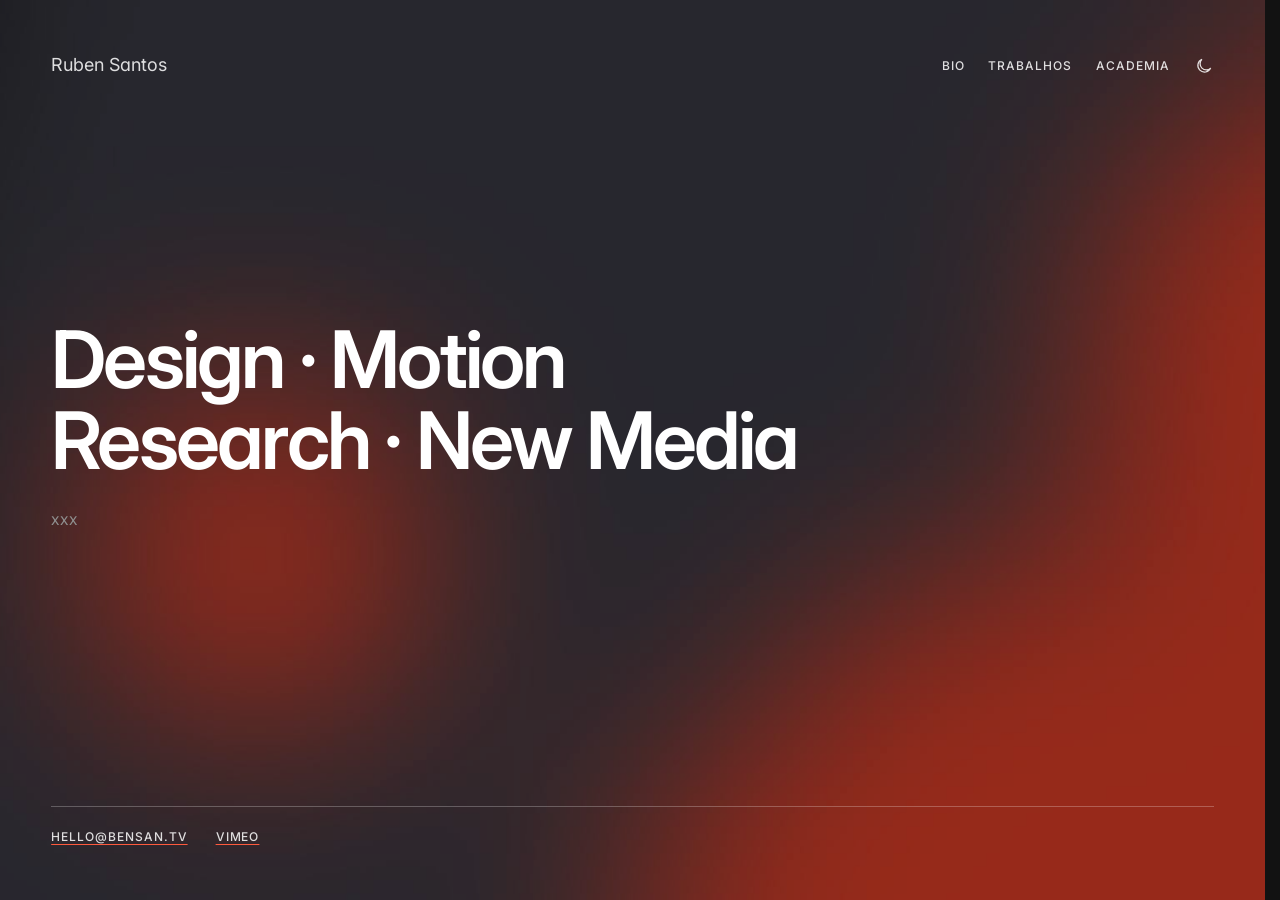
<file: index.html>
<!doctype html>
<html lang="pt-PT">
<head>
  <meta charset="utf-8">
  <meta name="viewport" content="width=device-width, initial-scale=1">
  <title>Ruben Santos · motion designer</title>
  <meta name="description" content="Portefólio de Motion Design, Video Mapping, 3D e New Media.">
  <meta property="og:title" content="Ruben Santos">
  <meta property="og:description" content="Portefólio de Motion Design, Video Mapping, 3D e New Media.">
  <meta property="og:type" content="website">
  <script>try{if(localStorage.getItem("theme")==="light")document.documentElement.dataset.theme="light"}catch(e){}</script>
  <link rel="icon" href="favicon.svg" type="image/svg+xml">
  <link rel="preconnect" href="https://fonts.googleapis.com">
  <link rel="preconnect" href="https://fonts.gstatic.com" crossorigin>
  <link href="https://fonts.googleapis.com/css2?family=Inter:wght@400;500;600&display=swap" rel="stylesheet">
  <link rel="stylesheet" href="css/style.css">
</head>
<body class="home">
  <div class="slideshow" aria-hidden="true" data-interval="6000"
       data-images="media/slideshow/slide-1.jpg|media/slideshow/slide-2.jpg|media/slideshow/slide-3.jpg|media/slideshow/slide-4.jpg|media/slideshow/slide-5.jpg"></div>
  <div class="wrap">
    <header class="site">
      <a class="name t-p1" href="./">Ruben Santos</a>
      <nav><a class="t-label" href="bio.html">bio</a><a class="t-label" href="works.html">trabalhos</a><a class="t-label" href="academia.html">academia</a>
        <button class="theme-toggle" type="button" aria-pressed="false" aria-label="Mudar para modo claro">
          <svg class="moon" viewBox="0 0 24 24" fill="none" stroke="currentColor" stroke-width="1.5" aria-hidden="true"><path d="M20 14.5A8 8 0 1 1 9.5 4a6.5 6.5 0 0 0 10.5 10.5z"/></svg>
          <svg class="sun" viewBox="0 0 24 24" fill="none" stroke="currentColor" stroke-width="1.5" aria-hidden="true"><circle cx="12" cy="12" r="4"/><path d="M12 2v2M12 20v2M2 12h2M20 12h2M4.9 4.9l1.4 1.4M17.7 17.7l1.4 1.4M4.9 19.1l1.4-1.4M17.7 6.3l1.4-1.4"/></svg>
        </button>
      </nav>
    </header>

    <main>
      <!-- Main Quote -->
      <figure class="quote">
        <blockquote class="t-h1xl"><p>Design · Motion <br> Research · New Media</p></blockquote>
        <figcaption class="t-label">xxx</figcaption>
      </figure>
    </main>

    <footer class="site">
      <a class="t-label" href="mailto:hello@bensan.tv">hello@bensan.tv</a>
      <a class="t-label" href="https://vimeo.com/bensan" target="_blank" >vimeo</a>
    </footer>
  </div>
  <script src="js/site.js"></script>
</body>
</html>
</file>
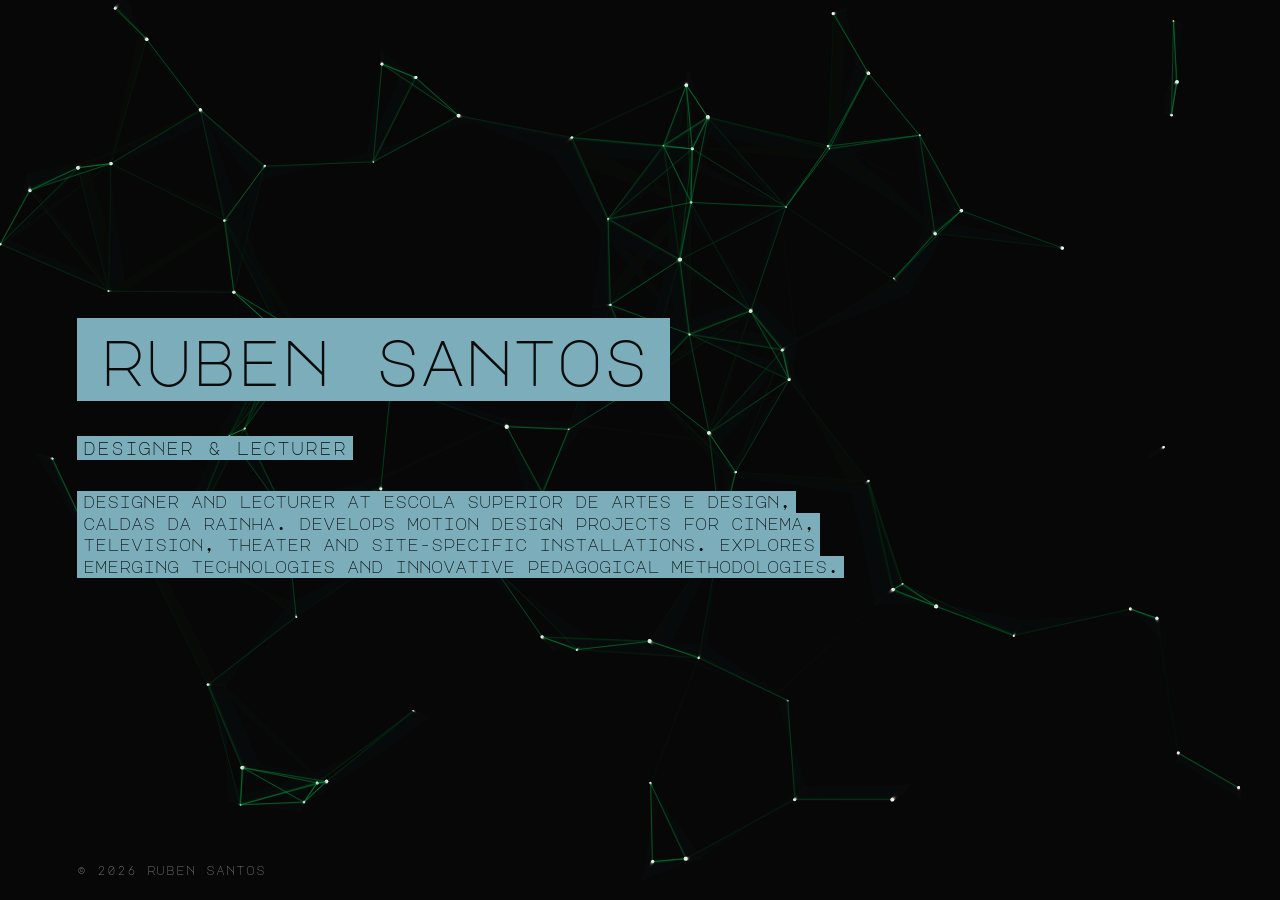
<file: ben.html>
<!DOCTYPE html>
<html lang="en">
<head>
<meta charset="UTF-8" />
<meta name="viewport" content="width=device-width, initial-scale=1.0" />
<title>Ruben Santos — Designer & Lecturer</title>
<link rel="preconnect" href="https://fonts.googleapis.com">
<link rel="preconnect" href="https://fonts.gstatic.com" crossorigin>
<link href="https://fonts.googleapis.com/css2?family=Major+Mono+Display&display=swap" rel="stylesheet">
<style>
  :root {
    --fg: #0a0a0a;
    --bg: #7baeba;
    --green: #7baeba;
  }

  * { box-sizing: border-box; margin: 0; padding: 0; }

  html, body {
    height: 100%;
    background: var(--bg);
    color: var(--fg);
    font-family: 'Major Mono Display', monospace;
    overflow: hidden;
    -webkit-font-smoothing: antialiased;
  }

  canvas#bg {
    position: fixed;
    inset: 0;
    width: 100%;
    height: 100%;
    z-index: 0;
    display: block;
  }

  main {
    position: relative;
    z-index: 1;
    height: 100%;
    display: flex;
    align-items: center;
    padding: 6vw;
  }

  .content {
    max-width: 780px;
  }

  /* the trick: inline background that wraps with the text,
     using box-decoration-break so each line gets its own padded box */
  .hl {
    background: var(--green);
    color: var(--fg);
    padding: 0.15em 0.35em;
    box-decoration-break: clone;
    -webkit-box-decoration-break: clone;
    line-height: 1.3; /* breathing room so lines don't touch */
  }

  h1 {
    font-size: clamp(2rem, 5.5vw, 4rem);
    font-weight: 400;
    letter-spacing: -0.02em;
    line-height: 1;
    margin-bottom: 0.6em;
    text-transform: lowercase;
  }
  h1 .hl { line-height: 1.2; }

  h2 {
    font-size: clamp(0.9rem, 1.4vw, 1.1rem);
    font-weight: 400;
    letter-spacing: 0.05em;
    margin-bottom: 1.8em;
    text-transform: lowercase;
  }
  h2 .hl { line-height: 1.3; }

  p {
    font-size: clamp(0.95rem, 1.3vw, 1.15rem);
    text-transform: lowercase;
  }

  footer {
    position: fixed;
    bottom: 1.5rem;
    left: 6vw;
    z-index: 1;
    font-size: 0.75rem;
    color: rgba(245, 245, 245, 0.5);
    letter-spacing: 0.08em;
    text-transform: lowercase;
  }

  @media (max-width: 600px) {
    main { padding: 6vw; }
    footer { left: 6vw; }
  }
</style>
</head>
<body>

<canvas id="bg"></canvas>

<main>
  <div class="content">
    <h1><span class="hl">Ruben Santos</span></h1>
    <h2><span class="hl">Designer &amp; Lecturer</span></h2>
    <p>
      <span class="hl">Designer and Lecturer at Escola Superior de Artes e Design, Caldas da Rainha.
      Develops motion design projects for cinema, television, theater and site-specific
      installations. Explores emerging technologies and innovative pedagogical methodologies.</span>
    </p>
  </div>
</main>

<footer>© <span id="year"></span> Ruben Santos</footer>

<script>
  document.getElementById('year').textContent = new Date().getFullYear();

  const canvas = document.getElementById('bg');
  const ctx = canvas.getContext('2d');

  let width, height, particles;
  const PARTICLE_COUNT = 90;
  const MAX_DIST = 140;
  const mouse = { x: null, y: null };

  function resize() {
    width = canvas.width = window.innerWidth * devicePixelRatio;
    height = canvas.height = window.innerHeight * devicePixelRatio;
    canvas.style.width = window.innerWidth + 'px';
    canvas.style.height = window.innerHeight + 'px';
  }

  function init() {
    resize();
    particles = Array.from({ length: PARTICLE_COUNT }, () => ({
      x: Math.random() * width,
      y: Math.random() * height,
      vx: (Math.random() - 0.5) * 0.6 * devicePixelRatio,
      vy: (Math.random() - 0.5) * 0.6 * devicePixelRatio,
      r: (Math.random() * 1.5 + 0.5) * devicePixelRatio,
    }));
  }

  function step() {
    ctx.fillStyle = 'rgba(10, 10, 10, 0.25)';
    ctx.fillRect(0, 0, width, height);

    for (let i = 0; i < particles.length; i++) {
      const p = particles[i];
      p.x += p.vx;
      p.y += p.vy;

      if (p.x < 0 || p.x > width) p.vx *= -1;
      if (p.y < 0 || p.y > height) p.vy *= -1;

      if (mouse.x !== null) {
        const dx = mouse.x - p.x;
        const dy = mouse.y - p.y;
        const d = Math.hypot(dx, dy);
        if (d < 200 * devicePixelRatio) {
          p.vx += (dx / d) * 0.02;
          p.vy += (dy / d) * 0.02;
        }
      }

      p.vx = Math.max(-1.2, Math.min(1.2, p.vx));
      p.vy = Math.max(-1.2, Math.min(1.2, p.vy));

      ctx.beginPath();
      ctx.arc(p.x, p.y, p.r, 0, Math.PI * 2);
      ctx.fillStyle = 'rgba(255, 255, 255, 0.85)';
      ctx.fill();
    }

    for (let i = 0; i < particles.length; i++) {
      for (let j = i + 1; j < particles.length; j++) {
        const a = particles[i], b = particles[j];
        const dx = a.x - b.x, dy = a.y - b.y;
        const d = Math.hypot(dx, dy);
        const max = MAX_DIST * devicePixelRatio;
        if (d < max) {
          ctx.beginPath();
          ctx.moveTo(a.x, a.y);
          ctx.lineTo(b.x, b.y);
          ctx.strokeStyle = `rgba(0, 200, 83, ${0.3 * (1 - d / max)})`;
          ctx.lineWidth = 1;
          ctx.stroke();
        }
      }
    }

    requestAnimationFrame(step);
  }

  window.addEventListener('resize', init);
  window.addEventListener('mousemove', e => {
    mouse.x = e.clientX * devicePixelRatio;
    mouse.y = e.clientY * devicePixelRatio;
  });
  window.addEventListener('mouseleave', () => { mouse.x = null; mouse.y = null; });

  init();
  step();
</script>

</body>
</html>
</file>
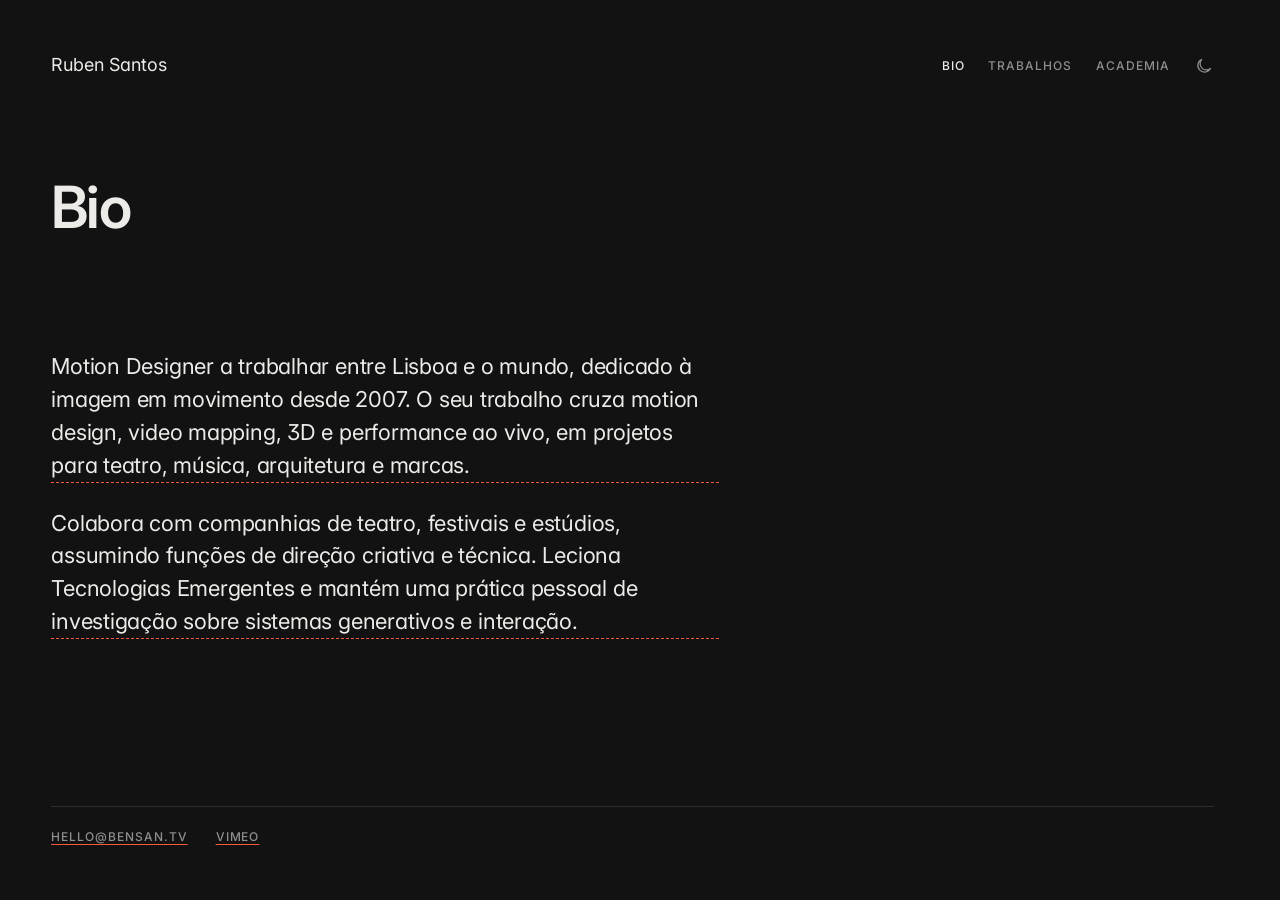
<file: bio.html>
<!doctype html>
<html lang="pt-PT">
<head>
  <meta charset="utf-8">
  <meta name="viewport" content="width=device-width, initial-scale=1">
  <title>Ruben Santos · Bio</title>
  <meta name="description" content="Biografia.">
  <meta property="og:title" content="Ruben Santos · Bio">
  <meta property="og:type" content="website">
  <script>try{if(localStorage.getItem("theme")==="light")document.documentElement.dataset.theme="light"}catch(e){}</script>
  <link rel="icon" href="favicon.svg" type="image/svg+xml">
  <link rel="preconnect" href="https://fonts.googleapis.com">
  <link rel="preconnect" href="https://fonts.gstatic.com" crossorigin>
  <link href="https://fonts.googleapis.com/css2?family=Inter:wght@400;500;600&display=swap" rel="stylesheet">
  <link rel="stylesheet" href="css/style.css">
</head>
<body>
  <div class="wrap">
    <header class="site">
      <a class="name t-p1" href="./">Ruben Santos</a>
      <nav><a class="t-label" href="bio.html" aria-current="page">bio</a><a class="t-label" href="works.html">trabalhos</a><a class="t-label" href="academia.html">academia</a>
        <button class="theme-toggle" type="button" aria-pressed="false" aria-label="Mudar para modo claro">
          <svg class="moon" viewBox="0 0 24 24" fill="none" stroke="currentColor" stroke-width="1.5" aria-hidden="true"><path d="M20 14.5A8 8 0 1 1 9.5 4a6.5 6.5 0 0 0 10.5 10.5z"/></svg>
          <svg class="sun" viewBox="0 0 24 24" fill="none" stroke="currentColor" stroke-width="1.5" aria-hidden="true"><circle cx="12" cy="12" r="4"/><path d="M12 2v2M12 20v2M2 12h2M20 12h2M4.9 4.9l1.4 1.4M17.7 17.7l1.4 1.4M4.9 19.1l1.4-1.4M17.7 6.3l1.4-1.4"/></svg>
        </button>
      </nav>
    </header>

    <main class="bio">
      <h1>Bio</h1>
      <div class="text t-lead">
        <!-- Bio TEXT -->
        <p class="placeholder">Motion Designer a trabalhar entre Lisboa e o mundo, dedicado à imagem em movimento desde 2007. O seu trabalho cruza motion design, video mapping, 3D e performance ao vivo, em projetos para teatro, música, arquitetura e marcas.</p>
        <p class="placeholder">Colabora com companhias de teatro, festivais e estúdios, assumindo funções de direção criativa e técnica. Leciona Tecnologias Emergentes e mantém uma prática pessoal de investigação sobre sistemas generativos e interação.</p>
      </div>
    </main>

    <footer class="site">
       <a class="t-label" href="mailto:hello@bensan.tv">hello@bensan.tv</a>
      <a class="t-label" href="https://vimeo.com/bensan" target="_blank" >vimeo</a>
    </footer>
  </div>
  <script src="js/site.js"></script>
</body>
</html>
</file>
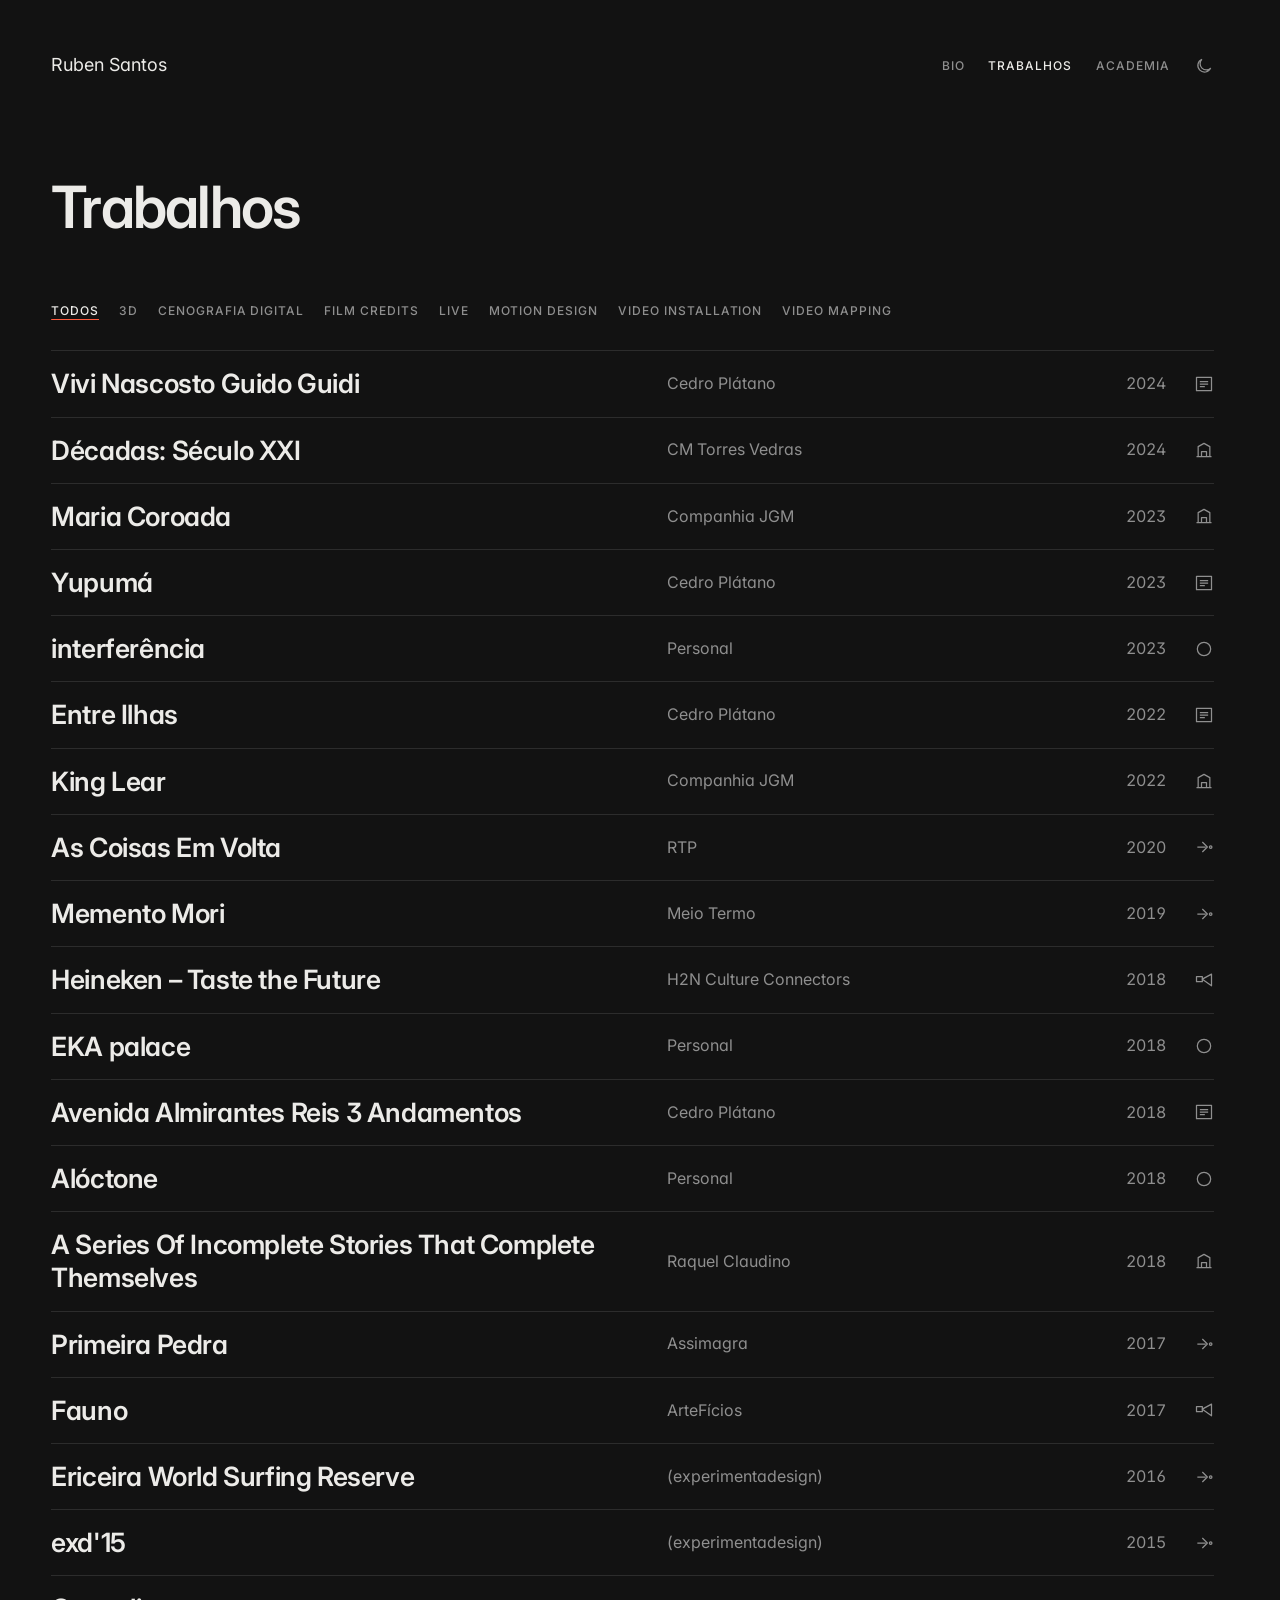
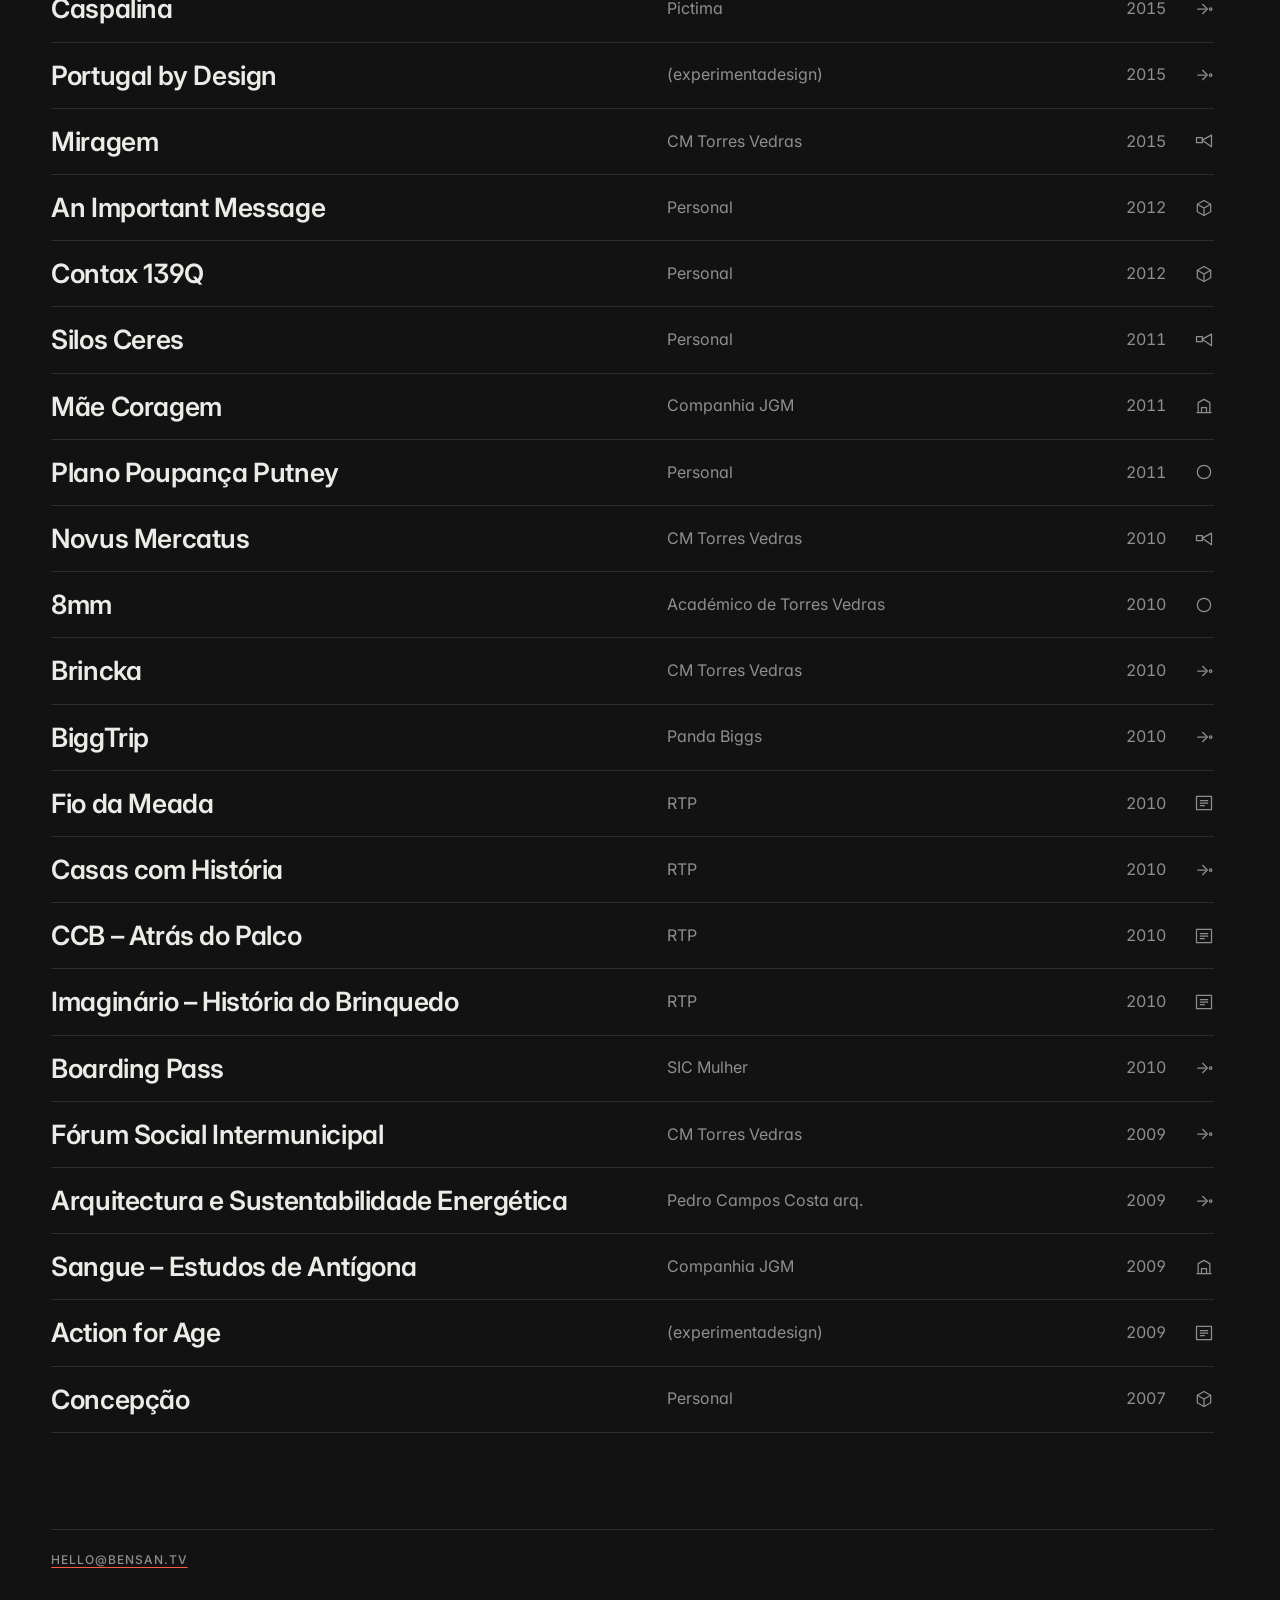
<file: works.html>
<!doctype html>
<html lang="pt-PT">
<head>
  <meta charset="utf-8">
  <meta name="viewport" content="width=device-width, initial-scale=1">
  <title>Ruben Santos · Trabalhos</title>
  <meta name="description" content="Portefólio de Motion Design, Video Mapping, 3D e New Media.">
  <meta property="og:title" content="Ruben Santos · Trabalhos">
  <meta property="og:type" content="website">
  <script>try{if(localStorage.getItem("theme")==="light")document.documentElement.dataset.theme="light"}catch(e){}</script>
  <link rel="icon" href="favicon.svg" type="image/svg+xml">
  <link rel="preconnect" href="https://fonts.googleapis.com">
  <link rel="preconnect" href="https://fonts.gstatic.com" crossorigin>
  <link href="https://fonts.googleapis.com/css2?family=Inter:wght@400;500;600&display=swap" rel="stylesheet">
  <link rel="stylesheet" href="css/style.css">
</head>
<body>
  <div class="wrap">
    <header class="site">
      <a class="name t-p1" href="./">Ruben Santos</a>
      <nav><a class="t-label" href="bio.html">bio</a><a class="t-label" href="works.html" aria-current="page">trabalhos</a><a class="t-label" href="academia.html">academia</a>
        <button class="theme-toggle" type="button" aria-pressed="false" aria-label="Mudar para modo claro">
          <svg class="moon" viewBox="0 0 24 24" fill="none" stroke="currentColor" stroke-width="1.5" aria-hidden="true"><path d="M20 14.5A8 8 0 1 1 9.5 4a6.5 6.5 0 0 0 10.5 10.5z"/></svg>
          <svg class="sun" viewBox="0 0 24 24" fill="none" stroke="currentColor" stroke-width="1.5" aria-hidden="true"><circle cx="12" cy="12" r="4"/><path d="M12 2v2M12 20v2M2 12h2M20 12h2M4.9 4.9l1.4 1.4M17.7 17.7l1.4 1.4M4.9 19.1l1.4-1.4M17.7 6.3l1.4-1.4"/></svg>
        </button>
      </nav>
    </header>

    <main>
      <h1>Trabalhos</h1>
      <div class="filters" id="filters" role="group" aria-label="Filtrar por tipo"></div>
      <ul class="works" id="works" data-csv="works.csv"><li class="work"><p>A carregar…</p></li></ul>
    </main>

    <footer class="site">
       <a class="t-label" href="mailto:hello@bensan.tv">hello@bensan.tv</a>
    </footer>
  </div>
  <script src="js/works.js"></script>
  <script src="js/site.js"></script>
</body>
</html>
</file>
<file: css/style.css>
/* Portefólio — estilos base. Fonte única: Inter (Google Fonts).
   Para alojar a fonte localmente: descarrega Inter de rsms.me/inter,
   coloca os .woff2 em /fonts e substitui o <link> do Google Fonts por @font-face aqui. */

/* ── Sistema tipográfico ─────────────────────────────────────────
   Estilos: H1XL, H1, H2, H3, Lead, P1, P2, P3, Label (nomenclatura designsystems.com).
   Escala responsiva com clamp(): mínimo em mobile (≈360px), máximo em desktop (≈1600px).
   Regra Inter: títulos grandes com tracking negativo e entrelinha apertada;
   texto corrido com tracking neutro e entrelinha generosa. */
:root {
  --h1xl:  clamp(2.5rem, 1.6rem + 4.2vw, 6rem);     /* 40 → 96 */
  --h1:    clamp(2rem,   1.4rem + 2.8vw, 4rem);     /* 32 → 64 */
  --h2:    clamp(1.5rem, 1.15rem + 1.6vw, 2.5rem);  /* 24 → 40 */
  --h3:    clamp(1.25rem, 1.1rem + .7vw, 1.75rem);  /* 20 → 28 */
  --lead:  clamp(1.125rem, 1.05rem + .4vw, 1.375rem); /* 18 → 22 */
  --p1:    1.125rem;  /* 18 */
  --p2:    1rem;      /* 16 */
  --p3:    .875rem;   /* 14 */
  --label: .75rem;    /* 12, maiúsculas */

  /* modo escuro por defeito */
  --bg: #121212;
  --fg: #ecebe8;
  --muted: #8f8f8f;
  --line: #2c2c2c;
  --accent: #ff5a3d;
  --pad: clamp(1.25rem, 4vw, 4rem);   /* margem lateral única para todo o site */
  --measure: 68ch;                    /* largura máxima de leitura do texto corrido */
}
/* modo claro, ativado pelo botão (data-theme="light" no <html>) */
:root[data-theme="light"] { --bg: #f7f6f3; --fg: #141414; --muted: #6b6b6b; --line: #d9d7d2; --accent: #e84028; }
:root { color-scheme: dark; }
:root[data-theme="light"] { color-scheme: light; }

.t-h1xl  { font-size: var(--h1xl); line-height: 1.02; letter-spacing: -0.035em; font-weight: 600; }
.t-h1, h1 { font-size: var(--h1); line-height: 1.08; letter-spacing: -0.03em; font-weight: 600; }
.t-h2    { font-size: var(--h2); line-height: 1.15; letter-spacing: -0.02em; font-weight: 600; }
.t-h3    { font-size: var(--h3); line-height: 1.25; letter-spacing: -0.015em; font-weight: 600; }
.t-lead  { font-size: var(--lead); line-height: 1.5; letter-spacing: -0.01em; font-weight: 400; }
.t-p1    { font-size: var(--p1); line-height: 1.6; }
.t-p2    { font-size: var(--p2); line-height: 1.6; }
.t-p3    { font-size: var(--p3); line-height: 1.5; }
.t-label { font-size: var(--label); line-height: 1.3; letter-spacing: .08em; text-transform: uppercase; font-weight: 500; }

*, *::before, *::after { box-sizing: border-box; }
html {
  -webkit-text-size-adjust: 100%;
  /* reserva sempre o espaço da barra de scroll (macOS com rato) para o layout não saltar entre páginas */
  scrollbar-gutter: stable;
  overflow-y: scroll; /* fallback para Safari < 18 sem scrollbar-gutter */
}
::selection { background: var(--accent); color: #fff; }
body {
  margin: 0; background: var(--bg); color: var(--fg);
  font-family: "Inter", system-ui, sans-serif;
  font-size: var(--p2); line-height: 1.6;
  font-feature-settings: "cv11", "ss01"; /* alternativas Inter: a de um só andar, dígitos abertos */
  -webkit-font-smoothing: antialiased;
  min-height: 100vh; display: flex; flex-direction: column;
}
h1 { margin: 0 0 clamp(2rem, 5vw, 4rem); }
a { color: inherit; text-decoration-color: var(--accent); text-underline-offset: 3px; }
a:hover, a:focus-visible { color: var(--accent); }
:focus-visible { outline: 2px solid var(--accent); outline-offset: 3px; }

/* Largura total: só a margem lateral --pad limita o conteúdo */
.wrap { width: 100%; padding: 0 var(--pad); flex: 1; display: flex; flex-direction: column; }
main { flex: 1; }

header.site { display: flex; justify-content: space-between; align-items: center; padding: var(--pad) 0 clamp(3rem, 8vw, 6rem); position: relative; z-index: 2; }
header.site .name { text-decoration: none; }
header.site nav { display: flex; align-items: center; gap: 1.5rem; }
header.site nav a { text-decoration: none; color: var(--muted); }
header.site nav a[aria-current="page"], header.site nav a:hover { color: var(--fg); }

/* Botão de tema */
.theme-toggle { background: none; border: 0; padding: 0; width: 1.25rem; height: 1.25rem; color: var(--muted); cursor: pointer; display: grid; place-items: center; }
.theme-toggle:hover { color: var(--accent); }
.theme-toggle svg { width: 100%; height: 100%; }
.theme-toggle .sun { display: none; }
:root[data-theme="light"] .theme-toggle .sun { display: block; }
:root[data-theme="light"] .theme-toggle .moon { display: none; }

/* Landing: slideshow em fullscreen atrás da quote */
.home { color: #fff; }
.home header.site .name, .home header.site nav a, .home .theme-toggle, .home footer.site { color: rgba(255,255,255,.85); }
.home footer.site { border-color: rgba(255,255,255,.25); position: relative; z-index: 2; }
.home main { position: relative; z-index: 2; }
.slideshow { position: fixed; inset: 0; z-index: 0; overflow: hidden; background: #000; }
.slideshow img { position: absolute; inset: 0; width: 100%; height: 100%; object-fit: cover; opacity: 0; transition: opacity 1.6s ease; }
.slideshow img.on { opacity: 1; }
.slideshow::after { content: ""; position: absolute; inset: 0; background: rgba(0,0,0,.35); } /* legibilidade */
@media (prefers-reduced-motion: reduce) { .slideshow img { transition: none; } }
.quote { margin: 0; display: flex; flex-direction: column; justify-content: center; min-height: 55vh; }
.quote blockquote { margin: 0; max-width: 18ch; }
.quote blockquote p { margin: 0; }
.quote figcaption { margin-top: 2rem; color: var(--muted); }

/* Bio */
.bio { display: grid; grid-template-columns: repeat(12, 1fr); column-gap: 1.5rem; }
.bio h1 { grid-column: 1 / -1; }
.bio .text { grid-column: 1 / span 7; }
.bio .text p { margin: 0 0 1.5rem; max-width: var(--measure); }
.placeholder { border-bottom: 1px dashed var(--accent); }
@media (max-width: 800px) { .bio .text { grid-column: 1 / -1; } }

footer.site { margin-top: 6rem; padding: 1rem 0 var(--pad); border-top: 1px solid var(--line); color: var(--muted); }
footer.site a { margin-right: 1.5rem; }

/* Filtros */
.filters { display: flex; flex-wrap: wrap; gap: .5rem 1.25rem; margin: 0 0 2rem; }
.filters button { font-family: inherit; background: none; border: 0; padding: 0; color: var(--muted); cursor: pointer; }
.filters button[aria-pressed="true"] { color: var(--fg); text-decoration: underline; text-decoration-color: var(--accent); text-underline-offset: 4px; }

/* Lista: Projeto | Cliente | Ano | Ícone — colunas alinhadas em toda a largura */
.works { list-style: none; margin: 0; padding: 0; border-top: 1px solid var(--line); }
.works > li { border-bottom: 1px solid var(--line); }
.work summary {
  display: grid; grid-template-columns: 6fr 4fr 5rem 1.5rem; column-gap: 1.5rem; align-items: center;
  padding: 1rem 0; cursor: pointer; list-style: none;
}
.work summary::-webkit-details-marker { display: none; }
.work summary:hover .title, .work[open] .title { color: var(--accent); }
.work .client { color: var(--muted); }
.work .year { color: var(--muted); font-variant-numeric: tabular-nums; text-align: right; }
.work .icon { /* o SVG funciona como máscara e herda a cor do texto, em qualquer tema */
  width: 1.25rem; height: 1.25rem; justify-self: end; background: var(--muted);
  -webkit-mask: var(--src) center / contain no-repeat; mask: var(--src) center / contain no-repeat; }
.work summary:hover .icon, .work[open] .icon { background: var(--accent); }

.panel { display: grid; grid-template-columns: 6fr 4fr 5rem 1.5rem; column-gap: 1.5rem; padding: .5rem 0 3rem; }
.panel .info { grid-column: 1; }
.panel .info p { margin: 0 0 1rem; max-width: var(--measure); }
.panel .tags { color: var(--muted); }
.media { grid-column: 2 / -1; display: grid; gap: .75rem; align-content: start; }
.media img, .media video { width: 100%; height: auto; display: block; background: var(--line); }
.embed { position: relative; aspect-ratio: var(--ratio, 16 / 9); }
.embed iframe { position: absolute; inset: 0; width: 100%; height: 100%; border: 0; }
.permalink { color: var(--muted); }

.work[open] .panel { animation: reveal .25s ease-out; }
@keyframes reveal { from { opacity: 0; transform: translateY(-4px); } to { opacity: 1; transform: none; } }
@media (prefers-reduced-motion: reduce) { .work[open] .panel { animation: none; } }

.notice { padding: 1rem; border: 1px solid var(--accent); }

@media (max-width: 800px) {
  .work summary { grid-template-columns: 1fr auto 1.25rem; row-gap: .15rem; }
  .work .title { grid-column: 1 / -1; }
  .work .client { grid-column: 1; }
  .panel { display: block; }
  .media { margin-top: 1.25rem; }
}
</file>
